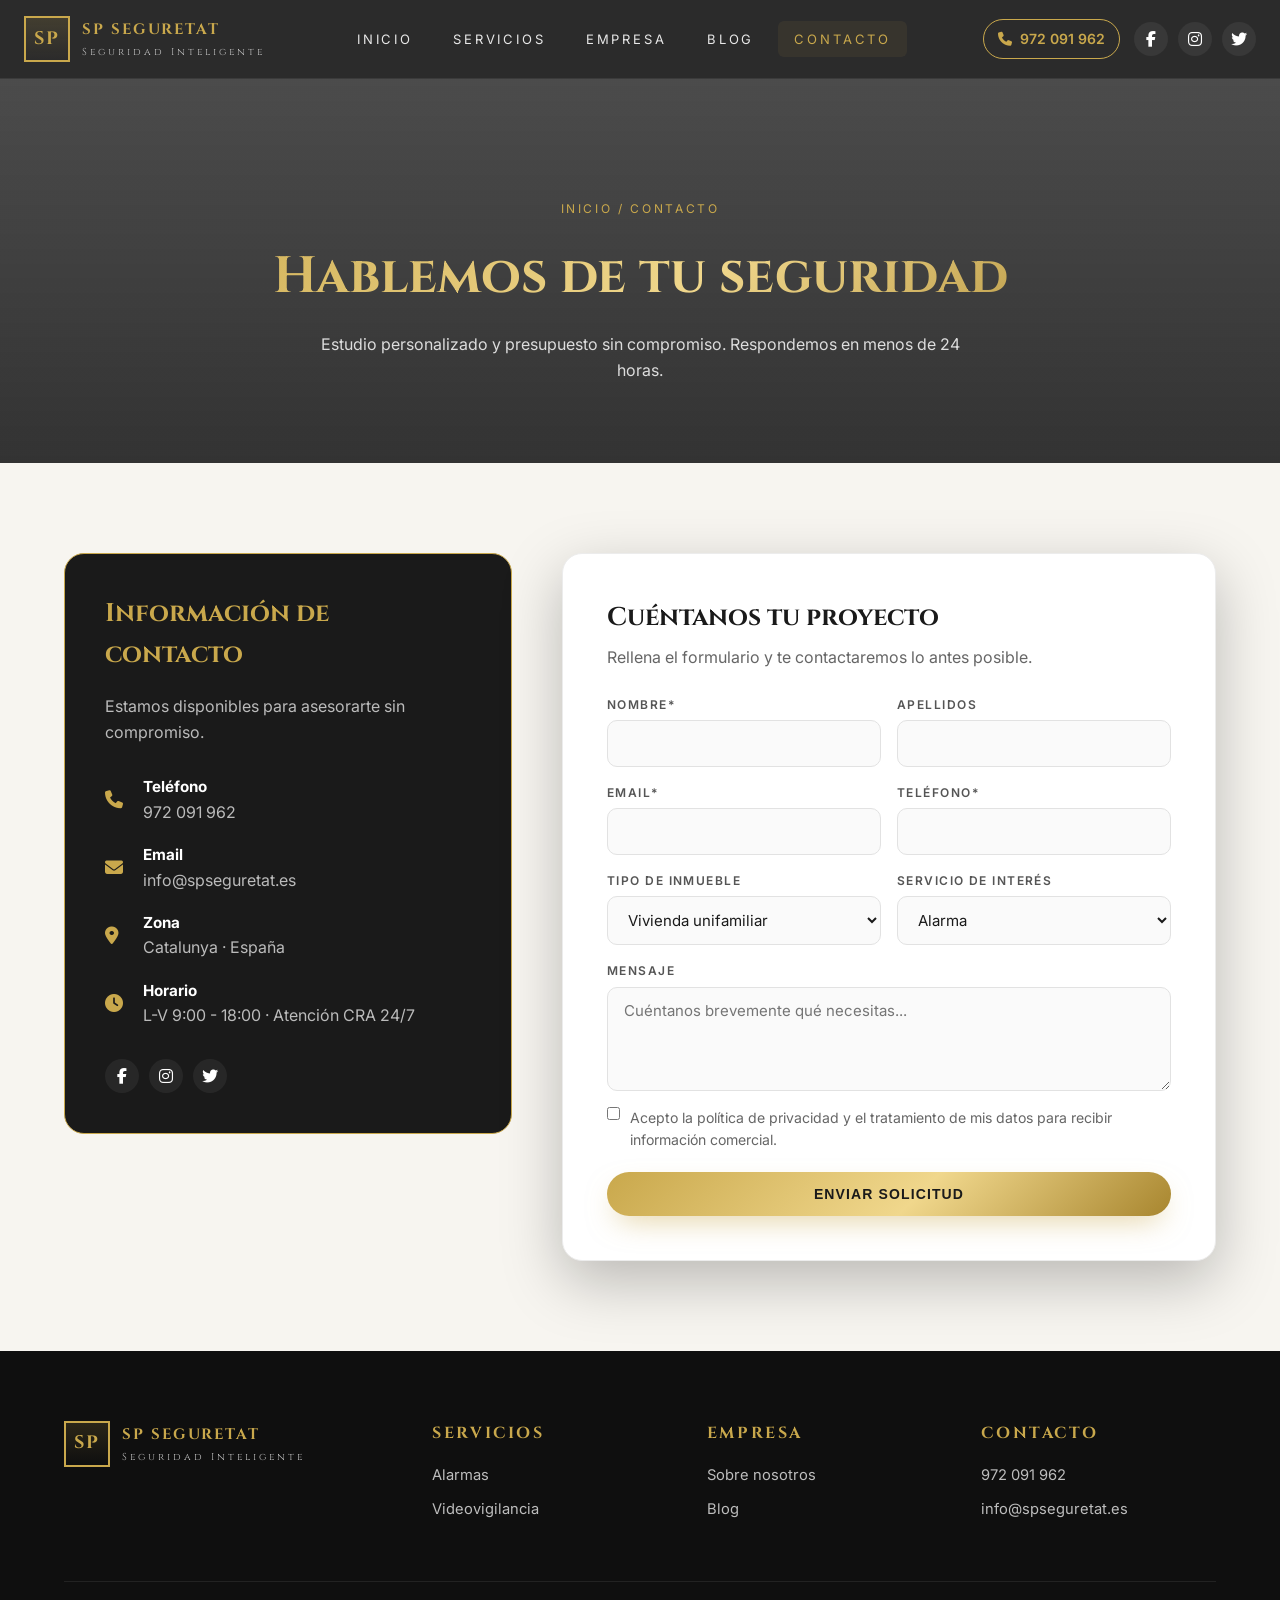
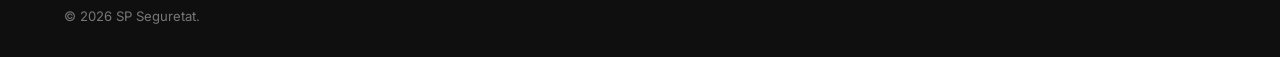
<file: contacto.html>
<!DOCTYPE html>
<html lang="es">
<head>
<meta charset="UTF-8"><meta name="viewport" content="width=device-width,initial-scale=1">
<title>Contacto | Pide tu Presupuesto Gratis · SP Seguretat</title>
<meta name="description" content="Contacta con SP Seguretat. Estudio y presupuesto gratis sin compromiso. Te atendemos en menos de 24h.">
<link rel="canonical" href="/contacto.html">
<meta property="og:title" content="Contacto · SP Seguretat"><meta property="og:type" content="website">
<link href="https://fonts.googleapis.com/css2?family=Cinzel:wght@500;700&family=Inter:wght@400;500;600;700&display=swap" rel="stylesheet">
<link rel="stylesheet" href="https://cdnjs.cloudflare.com/ajax/libs/font-awesome/6.5.1/css/all.min.css">
<link rel="stylesheet" href="styles.css">
</head>
<body>

<header class="site-header">
  <div class="nav">
    <a href="index.html" class="brand"><span class="brand-mark">SP</span><span class="brand-name">SP SEGURETAT<small>Seguridad Inteligente</small></span></a>
    <ul class="nav-menu">
      <li><a href="index.html">Inicio</a></li>
      <li><a href="servicios.html">Servicios</a></li>
      <li><a href="empresa.html">Empresa</a></li>
      <li><a href="blog.html">Blog</a></li>
      <li><a href="contacto.html" class="active">Contacto</a></li>
    </ul>
    <div class="nav-cta">
      <a class="phone" href="tel:+34972091962"><i class="fas fa-phone"></i> 972 091 962</a>
      <div class="socials"><a href="#"><i class="fab fa-facebook-f"></i></a><a href="#"><i class="fab fa-instagram"></i></a><a href="#"><i class="fab fa-twitter"></i></a></div>
      <button class="burger"><i class="fas fa-bars"></i></button>
    </div>
  </div>
</header>

<section class="page-hero">
  <div class="container">
    <div class="crumb">Inicio / Contacto</div>
    <h1>Hablemos de tu seguridad</h1>
    <p>Estudio personalizado y presupuesto sin compromiso. Respondemos en menos de 24 horas.</p>
  </div>
</section>

<section style="background:var(--surface-2)">
  <div class="container" style="display:grid;grid-template-columns:1fr 1.4fr;gap:50px;align-items:start">
    <div class="reveal" style="background:#1a1a1a;color:#fff;padding:40px;border-radius:20px;border:1px solid var(--gold)">
      <h3 style="font-family:var(--font-display);color:var(--gold);font-size:1.6rem;margin-bottom:18px">Información de contacto</h3>
      <p style="color:#bbb;margin-bottom:30px">Estamos disponibles para asesorarte sin compromiso.</p>
      <ul style="list-style:none;display:flex;flex-direction:column;gap:18px">
        <li style="display:flex;gap:14px;align-items:center"><i class="fas fa-phone" style="color:var(--gold);font-size:18px;width:24px"></i><div><strong style="display:block;font-size:.95rem">Teléfono</strong><a href="tel:+34972091962" style="color:#bbb">972 091 962</a></div></li>
        <li style="display:flex;gap:14px;align-items:center"><i class="fas fa-envelope" style="color:var(--gold);font-size:18px;width:24px"></i><div><strong style="display:block;font-size:.95rem">Email</strong><a href="mailto:info@spseguretat.es" style="color:#bbb">info@spseguretat.es</a></div></li>
        <li style="display:flex;gap:14px;align-items:center"><i class="fas fa-location-dot" style="color:var(--gold);font-size:18px;width:24px"></i><div><strong style="display:block;font-size:.95rem">Zona</strong><span style="color:#bbb">Catalunya · España</span></div></li>
        <li style="display:flex;gap:14px;align-items:center"><i class="fas fa-clock" style="color:var(--gold);font-size:18px;width:24px"></i><div><strong style="display:block;font-size:.95rem">Horario</strong><span style="color:#bbb">L-V 9:00 - 18:00 · Atención CRA 24/7</span></div></li>
      </ul>
      <div class="socials" style="display:flex;margin-top:30px;gap:10px">
        <a href="#"><i class="fab fa-facebook-f"></i></a>
        <a href="#"><i class="fab fa-instagram"></i></a>
        <a href="#"><i class="fab fa-twitter"></i></a>
      </div>
    </div>
    <div class="form-wrap reveal">
      <h3 style="font-family:var(--font-display);font-size:1.6rem;margin-bottom:6px">Cuéntanos tu proyecto</h3>
      <p style="color:#666;margin-bottom:24px">Rellena el formulario y te contactaremos lo antes posible.</p>
      <form data-demo>
        <div class="form-row">
          <div class="form-field"><label>Nombre*</label><input type="text" required></div>
          <div class="form-field"><label>Apellidos</label><input type="text"></div>
        </div>
        <div class="form-row">
          <div class="form-field"><label>Email*</label><input type="email" required></div>
          <div class="form-field"><label>Teléfono*</label><input type="tel" required></div>
        </div>
        <div class="form-row">
          <div class="form-field"><label>Tipo de inmueble</label>
            <select><option>Vivienda unifamiliar</option><option>Piso</option><option>Comercio</option><option>Empresa / Oficina</option><option>Industria</option></select>
          </div>
          <div class="form-field"><label>Servicio de interés</label>
            <select><option>Alarma</option><option>Videovigilancia</option><option>Control de accesos</option><option>Proyecto integral</option></select>
          </div>
        </div>
        <div class="form-field" style="margin-bottom:16px"><label>Mensaje</label><textarea rows="4" placeholder="Cuéntanos brevemente qué necesitas..."></textarea></div>
        <label class="form-check"><input type="checkbox" required> Acepto la política de privacidad y el tratamiento de mis datos para recibir información comercial.</label>
        <button type="submit" class="btn btn-primary" style="width:100%;justify-content:center">Enviar solicitud</button>
      </form>
    </div>
  </div>
</section>

<footer>
  <div class="container">
    <div class="footer-grid">
      <div><div class="brand" style="margin-bottom:16px"><span class="brand-mark">SP</span><span class="brand-name">SP SEGURETAT<small>Seguridad Inteligente</small></span></div></div>
      <div><h4>Servicios</h4><ul><li><a href="servicios.html">Alarmas</a></li><li><a href="servicios.html">Videovigilancia</a></li></ul></div>
      <div><h4>Empresa</h4><ul><li><a href="empresa.html">Sobre nosotros</a></li><li><a href="blog.html">Blog</a></li></ul></div>
      <div><h4>Contacto</h4><ul><li>972 091 962</li><li>info@spseguretat.es</li></ul></div>
    </div>
    <div class="footer-bottom"><span>© <span id="year"></span> SP Seguretat.</span></div>
  </div>
</footer>
<script src="main.js"></script>
</body>
</html>
</file>
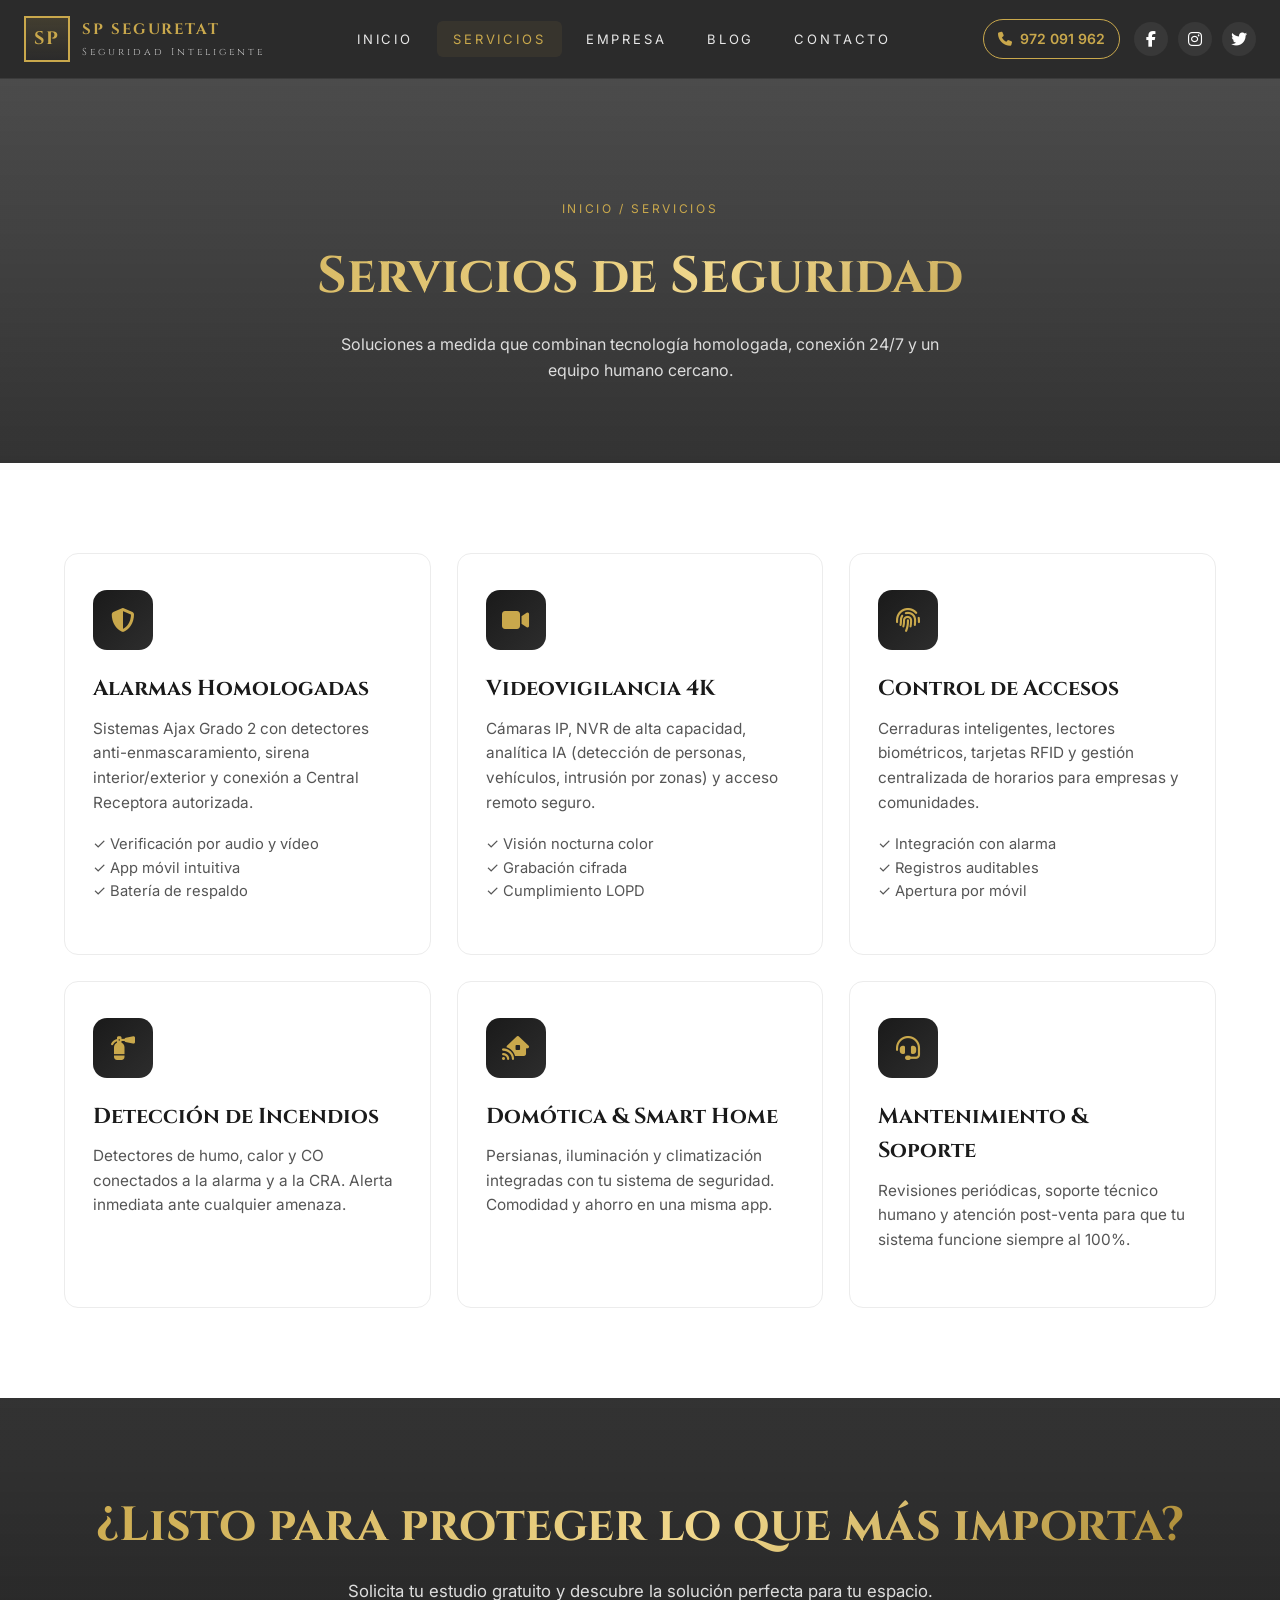
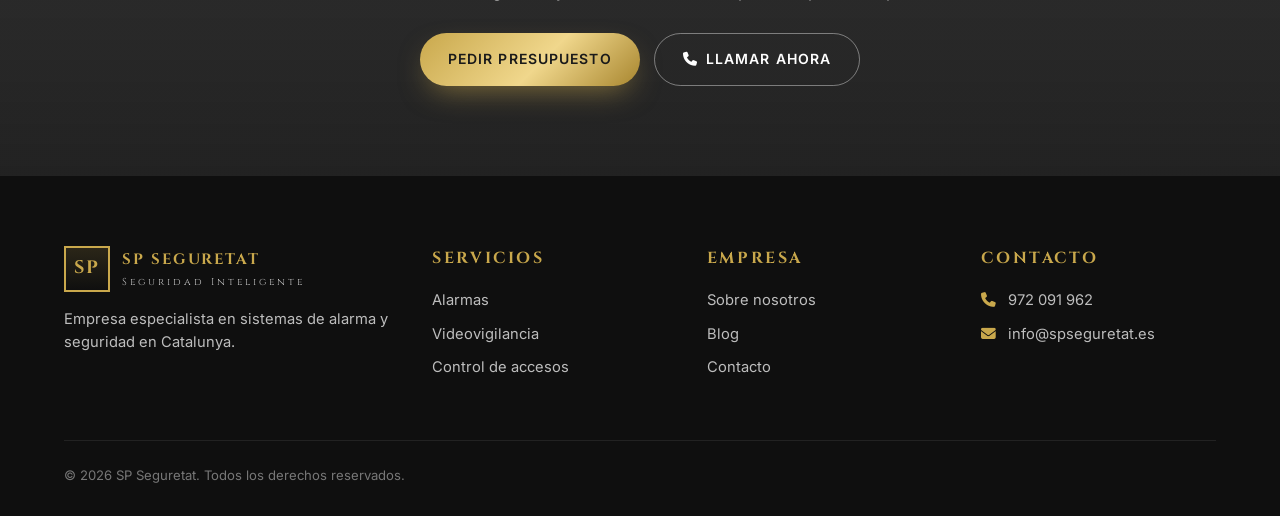
<file: servicios.html>
<!DOCTYPE html>
<html lang="es">
<head>
<meta charset="UTF-8"><meta name="viewport" content="width=device-width,initial-scale=1">
<title>Servicios | Alarmas, Videovigilancia y Control de Accesos · SP Seguretat</title>
<meta name="description" content="Descubre nuestros servicios: alarmas homologadas Grado 2, videovigilancia 4K, control de accesos y proyectos de seguridad a medida para hogar y empresa.">
<link rel="canonical" href="/servicios.html">
<meta property="og:title" content="Servicios de Seguridad · SP Seguretat">
<meta property="og:description" content="Alarmas, videovigilancia y control de accesos a medida.">
<meta property="og:url" content="/servicios.html"><meta property="og:type" content="website">
<link rel="preconnect" href="https://fonts.gstatic.com" crossorigin>
<link href="https://fonts.googleapis.com/css2?family=Cinzel:wght@500;700&family=Inter:wght@400;500;600;700&display=swap" rel="stylesheet">
<link rel="stylesheet" href="https://cdnjs.cloudflare.com/ajax/libs/font-awesome/6.5.1/css/all.min.css">
<link rel="stylesheet" href="styles.css">
</head>
<body>

<header class="site-header">
  <div class="nav">
    <a href="index.html" class="brand"><span class="brand-mark">SP</span><span class="brand-name">SP SEGURETAT<small>Seguridad Inteligente</small></span></a>
    <ul class="nav-menu">
      <li><a href="index.html">Inicio</a></li>
      <li><a href="servicios.html" class="active">Servicios</a></li>
      <li><a href="empresa.html">Empresa</a></li>
      <li><a href="blog.html">Blog</a></li>
      <li><a href="contacto.html">Contacto</a></li>
    </ul>
    <div class="nav-cta">
      <a class="phone" href="tel:+34972091962"><i class="fas fa-phone"></i> 972 091 962</a>
      <div class="socials"><a href="#"><i class="fab fa-facebook-f"></i></a><a href="#"><i class="fab fa-instagram"></i></a><a href="#"><i class="fab fa-twitter"></i></a></div>
      <button class="burger"><i class="fas fa-bars"></i></button>
    </div>
  </div>
</header>

<section class="page-hero">
  <div class="container">
    <div class="crumb">Inicio / Servicios</div>
    <h1>Servicios de Seguridad</h1>
    <p>Soluciones a medida que combinan tecnología homologada, conexión 24/7 y un equipo humano cercano.</p>
  </div>
</section>

<section class="services" style="background:#fff">
  <div class="container">
    <div class="services-grid">
      <article class="service-card reveal">
        <div class="service-icon"><i class="fas fa-shield-halved"></i></div>
        <h3>Alarmas Homologadas</h3>
        <p>Sistemas Ajax Grado 2 con detectores anti-enmascaramiento, sirena interior/exterior y conexión a Central Receptora autorizada.</p>
        <ul style="list-style:none;margin:14px 0;font-size:.92rem;color:#555">
          <li>✓ Verificación por audio y vídeo</li>
          <li>✓ App móvil intuitiva</li>
          <li>✓ Batería de respaldo</li>
        </ul>
      </article>
      <article class="service-card reveal">
        <div class="service-icon"><i class="fas fa-video"></i></div>
        <h3>Videovigilancia 4K</h3>
        <p>Cámaras IP, NVR de alta capacidad, analítica IA (detección de personas, vehículos, intrusión por zonas) y acceso remoto seguro.</p>
        <ul style="list-style:none;margin:14px 0;font-size:.92rem;color:#555">
          <li>✓ Visión nocturna color</li>
          <li>✓ Grabación cifrada</li>
          <li>✓ Cumplimiento LOPD</li>
        </ul>
      </article>
      <article class="service-card reveal">
        <div class="service-icon"><i class="fas fa-fingerprint"></i></div>
        <h3>Control de Accesos</h3>
        <p>Cerraduras inteligentes, lectores biométricos, tarjetas RFID y gestión centralizada de horarios para empresas y comunidades.</p>
        <ul style="list-style:none;margin:14px 0;font-size:.92rem;color:#555">
          <li>✓ Integración con alarma</li>
          <li>✓ Registros auditables</li>
          <li>✓ Apertura por móvil</li>
        </ul>
      </article>
      <article class="service-card reveal">
        <div class="service-icon"><i class="fas fa-fire-extinguisher"></i></div>
        <h3>Detección de Incendios</h3>
        <p>Detectores de humo, calor y CO conectados a la alarma y a la CRA. Alerta inmediata ante cualquier amenaza.</p>
      </article>
      <article class="service-card reveal">
        <div class="service-icon"><i class="fas fa-house-signal"></i></div>
        <h3>Domótica & Smart Home</h3>
        <p>Persianas, iluminación y climatización integradas con tu sistema de seguridad. Comodidad y ahorro en una misma app.</p>
      </article>
      <article class="service-card reveal">
        <div class="service-icon"><i class="fas fa-headset"></i></div>
        <h3>Mantenimiento & Soporte</h3>
        <p>Revisiones periódicas, soporte técnico humano y atención post-venta para que tu sistema funcione siempre al 100%.</p>
      </article>
    </div>
  </div>
</section>

<section class="cta">
  <div class="container reveal">
    <h2>¿Listo para proteger lo que más importa?</h2>
    <p>Solicita tu estudio gratuito y descubre la solución perfecta para tu espacio.</p>
    <div class="hero-actions"><a href="contacto.html" class="btn btn-primary">Pedir presupuesto</a><a href="tel:+34972091962" class="btn btn-ghost"><i class="fas fa-phone"></i> Llamar ahora</a></div>
  </div>
</section>

<footer>
  <div class="container">
    <div class="footer-grid">
      <div><div class="brand" style="margin-bottom:16px"><span class="brand-mark">SP</span><span class="brand-name">SP SEGURETAT<small>Seguridad Inteligente</small></span></div><p style="font-size:.92rem">Empresa especialista en sistemas de alarma y seguridad en Catalunya.</p></div>
      <div><h4>Servicios</h4><ul><li><a href="servicios.html">Alarmas</a></li><li><a href="servicios.html">Videovigilancia</a></li><li><a href="servicios.html">Control de accesos</a></li></ul></div>
      <div><h4>Empresa</h4><ul><li><a href="empresa.html">Sobre nosotros</a></li><li><a href="blog.html">Blog</a></li><li><a href="contacto.html">Contacto</a></li></ul></div>
      <div><h4>Contacto</h4><ul><li><i class="fas fa-phone" style="color:var(--gold);margin-right:8px"></i> 972 091 962</li><li><i class="fas fa-envelope" style="color:var(--gold);margin-right:8px"></i> info@spseguretat.es</li></ul></div>
    </div>
    <div class="footer-bottom"><span>© <span id="year"></span> SP Seguretat. Todos los derechos reservados.</span></div>
  </div>
</footer>

<script src="main.js"></script>
</body>
</html>
</file>
<file: styles.css>
/* SP Seguretat - Design System */
:root{
  --bg:#1a1a1a;
  --bg-soft:#222;
  --surface:#2a2a2a;
  --surface-2:#f7f5f0;
  --text:#1a1a1a;
  --text-invert:#fff;
  --muted:#8a8a8a;
  --gold:#c9a84c;
  --gold-2:#e8c878;
  --gold-grad:linear-gradient(135deg,#c9a84c,#f0d78c 55%,#a8862f);
  --border:rgba(255,255,255,.08);
  --shadow:0 20px 60px rgba(0,0,0,.25);
  --radius:14px;
  --container:1200px;
  --font-display:"Cinzel",Georgia,serif;
  --font-body:"Inter","Helvetica Neue",Arial,sans-serif;
}
*{box-sizing:border-box;margin:0;padding:0}
html{scroll-behavior:smooth}
body{
  font-family:var(--font-body);
  color:var(--text);
  background:#fff;
  line-height:1.6;
  -webkit-font-smoothing:antialiased;
}
img{max-width:100%;display:block}
a{color:inherit;text-decoration:none}
.container{max-width:var(--container);margin:0 auto;padding:0 24px}

/* HEADER */
.site-header{
  position:sticky;top:0;z-index:50;
  background:rgba(26,26,26,.92);
  backdrop-filter:blur(12px);
  border-bottom:1px solid var(--border);
  color:var(--text-invert);
}
.nav{display:flex;align-items:center;justify-content:space-between;padding:16px 24px;max-width:1400px;margin:0 auto;gap:24px}
.brand{display:flex;align-items:center;gap:12px;font-family:var(--font-display);font-weight:700;letter-spacing:.12em}
.brand-mark{
  width:46px;height:46px;border:2px solid var(--gold);
  display:grid;place-items:center;color:var(--gold);
  font-family:var(--font-display);font-weight:700;font-size:18px;
  background:linear-gradient(180deg,rgba(201,168,76,.15),transparent);
}
.brand-name{font-size:15px;color:var(--gold)}
.brand-name small{display:block;font-size:10px;letter-spacing:.3em;color:#bdbdbd;font-weight:400;margin-top:2px}
.nav-menu{display:flex;gap:8px;align-items:center;list-style:none}
.nav-menu a{
  padding:10px 16px;font-size:13px;letter-spacing:.22em;text-transform:uppercase;
  color:#e8e8e8;border-radius:6px;transition:color .25s,background .25s;
}
.nav-menu a:hover,.nav-menu a.active{color:var(--gold);background:rgba(201,168,76,.08)}
.nav-cta{display:flex;align-items:center;gap:14px}
.phone{
  display:inline-flex;align-items:center;gap:8px;color:var(--gold);
  font-weight:600;font-size:14px;padding:8px 14px;border:1px solid var(--gold);
  border-radius:999px;transition:.25s;
}
.phone:hover{background:var(--gold);color:#1a1a1a}
.socials{display:flex;gap:10px}
.socials a{width:34px;height:34px;display:grid;place-items:center;border-radius:50%;background:rgba(255,255,255,.06);color:#fff;transition:.25s}
.socials a:hover{background:var(--gold);color:#1a1a1a}
.burger{display:none;background:none;border:0;color:#fff;cursor:pointer;padding:8px}

/* HERO */
.hero{
  position:relative;min-height:88vh;display:flex;align-items:center;
  background:linear-gradient(rgba(15,15,15,.55),rgba(15,15,15,.75)),url("https://static.wixstatic.com/media/2403854036464d9aa4829d6be3f8ea77.jpg/v1/fill/w_1920,h_1280,al_c,q_90,enc_avif/2403854036464d9aa4829d6be3f8ea77.jpg") center/cover no-repeat fixed;
  color:#fff;
}
.hero-inner{display:grid;grid-template-columns:1.1fr 1fr;gap:60px;align-items:center;padding:80px 0}
.eyebrow{display:inline-block;font-size:12px;letter-spacing:.4em;color:var(--gold);text-transform:uppercase;margin-bottom:18px;padding:6px 14px;border:1px solid rgba(201,168,76,.4);border-radius:999px;background:rgba(0,0,0,.25)}
.hero h1{
  font-family:var(--font-display);font-size:clamp(2.4rem,5vw,4.4rem);
  line-height:1.05;letter-spacing:.02em;margin-bottom:20px;
  background:var(--gold-grad);-webkit-background-clip:text;background-clip:text;color:transparent;
  text-shadow:0 1px 0 rgba(0,0,0,.15);
}
.hero p.lead{font-size:1.15rem;color:#e8e8e8;max-width:560px;margin-bottom:32px}
.hero-actions{display:flex;gap:14px;flex-wrap:wrap}
.btn{
  display:inline-flex;align-items:center;gap:8px;padding:14px 28px;border-radius:999px;
  font-weight:600;font-size:14px;letter-spacing:.08em;text-transform:uppercase;
  cursor:pointer;border:0;transition:transform .2s,box-shadow .25s,background .25s;
}
.btn-primary{background:var(--gold-grad);color:#1a1a1a;box-shadow:0 12px 30px -10px rgba(201,168,76,.6)}
.btn-primary:hover{transform:translateY(-2px);box-shadow:0 18px 40px -10px rgba(201,168,76,.8)}
.btn-ghost{background:transparent;color:#fff;border:1.5px solid rgba(255,255,255,.4)}
.btn-ghost:hover{border-color:var(--gold);color:var(--gold)}
.btn-dark{background:#1a1a1a;color:#fff}
.btn-dark:hover{background:#000}

.hero-card{
  background:rgba(255,255,255,.06);backdrop-filter:blur(10px);
  border:1px solid rgba(255,255,255,.12);
  border-radius:20px;padding:36px;position:relative;
}
.hero-card h3{font-family:var(--font-display);color:var(--gold);font-size:1.6rem;margin-bottom:16px}
.trust-row{display:grid;grid-template-columns:repeat(3,1fr);gap:12px;margin-top:24px;padding-top:24px;border-top:1px solid rgba(255,255,255,.1)}
.trust-row div{text-align:center}
.trust-row strong{display:block;color:var(--gold);font-size:1.5rem;font-family:var(--font-display)}
.trust-row span{font-size:11px;color:#bdbdbd;letter-spacing:.18em;text-transform:uppercase}

/* SECTIONS */
section{padding:90px 0}
.section-head{text-align:center;max-width:720px;margin:0 auto 56px}
.section-head .eyebrow{color:var(--gold);background:transparent;border-color:transparent;padding:0;margin-bottom:8px}
.section-head h2{font-family:var(--font-display);font-size:clamp(1.9rem,3.4vw,2.8rem);color:#1a1a1a;margin-bottom:14px;letter-spacing:.02em}
.section-head p{color:#555;font-size:1.05rem}

/* SERVICES */
.services{background:var(--surface-2)}
.services-grid{display:grid;grid-template-columns:repeat(3,1fr);gap:26px}
.service-card{
  background:#fff;border-radius:var(--radius);padding:36px 28px;
  border:1px solid #ececec;transition:transform .35s,box-shadow .35s,border-color .35s;
  position:relative;overflow:hidden;
}
.service-card::before{content:"";position:absolute;inset:0;background:var(--gold-grad);opacity:0;transition:.35s;border-radius:inherit;z-index:0}
.service-card>*{position:relative;z-index:1}
.service-card:hover{transform:translateY(-6px);box-shadow:var(--shadow);border-color:var(--gold)}
.service-icon{
  width:60px;height:60px;border-radius:14px;display:grid;place-items:center;
  background:linear-gradient(135deg,#1a1a1a,#2d2d2d);color:var(--gold);
  margin-bottom:22px;font-size:24px;
}
.service-card h3{font-family:var(--font-display);font-size:1.35rem;margin-bottom:10px;color:#1a1a1a}
.service-card p{color:#555;font-size:.96rem;margin-bottom:18px}
.service-card a{color:var(--gold);font-weight:600;font-size:13px;letter-spacing:.16em;text-transform:uppercase;display:inline-flex;align-items:center;gap:6px;transition:gap .2s}
.service-card a:hover{gap:12px}

/* FEATURE / ALARMAS */
.feature{background:#fff}
.feature-grid{display:grid;grid-template-columns:1fr 1fr;gap:60px;align-items:center}
.feature-img{position:relative;border-radius:20px;overflow:hidden;background:linear-gradient(135deg,#1a1a1a,#2d2d2d);padding:50px;aspect-ratio:1.1/1;display:grid;place-items:center}
.feature-img::after{content:"";position:absolute;inset:0;background:radial-gradient(circle at 30% 30%,rgba(201,168,76,.25),transparent 60%)}
.feature-img img{max-height:100%;position:relative;z-index:1;filter:drop-shadow(0 30px 50px rgba(0,0,0,.5))}
.feature h2{font-family:var(--font-display);font-size:clamp(1.9rem,3.4vw,2.8rem);margin-bottom:18px}
.feature .badge{display:inline-block;background:rgba(201,168,76,.12);color:var(--gold);padding:6px 14px;border-radius:999px;font-size:12px;letter-spacing:.2em;text-transform:uppercase;font-weight:600;margin-bottom:18px}
.feature ul{list-style:none;margin:24px 0}
.feature ul li{padding:10px 0;padding-left:32px;position:relative;color:#444}
.feature ul li::before{
  content:"✓";position:absolute;left:0;top:10px;width:20px;height:20px;border-radius:50%;
  background:var(--gold-grad);color:#1a1a1a;font-weight:700;font-size:12px;display:grid;place-items:center;
}

/* STATS */
.stats{background:#1a1a1a;color:#fff;padding:70px 0}
.stats-grid{display:grid;grid-template-columns:repeat(4,1fr);gap:30px;text-align:center}
.stat strong{font-family:var(--font-display);font-size:clamp(2rem,4vw,3.2rem);color:var(--gold);display:block}
.stat span{display:block;margin-top:6px;font-size:12px;letter-spacing:.25em;text-transform:uppercase;color:#bdbdbd}

/* BLOG */
.blog{background:var(--surface-2)}
.blog-grid{display:grid;grid-template-columns:repeat(3,1fr);gap:26px}
.blog-card{background:#fff;border-radius:var(--radius);overflow:hidden;border:1px solid #ececec;transition:.3s;display:flex;flex-direction:column}
.blog-card:hover{transform:translateY(-4px);box-shadow:var(--shadow)}
.blog-card .thumb{aspect-ratio:16/10;overflow:hidden}
.blog-card .thumb img{width:100%;height:100%;object-fit:cover;transition:transform .6s}
.blog-card:hover .thumb img{transform:scale(1.06)}
.blog-card .body{padding:24px;display:flex;flex-direction:column;flex:1}
.blog-card .tag{font-size:11px;letter-spacing:.22em;text-transform:uppercase;color:var(--gold);margin-bottom:8px;font-weight:600}
.blog-card h3{font-family:var(--font-display);font-size:1.2rem;margin-bottom:10px;color:#1a1a1a;line-height:1.3}
.blog-card p{color:#666;font-size:.92rem;margin-bottom:16px;flex:1}
.blog-card .read{color:var(--gold);font-size:13px;font-weight:600;letter-spacing:.1em;text-transform:uppercase}

/* TESTIMONIALS */
.testimonials{background:#fff}
.tst-grid{display:grid;grid-template-columns:repeat(3,1fr);gap:26px}
.tst{padding:32px;border-radius:var(--radius);background:var(--surface-2);position:relative;border:1px solid #ececec}
.tst::before{content:"”";position:absolute;top:-20px;left:24px;font-family:var(--font-display);font-size:5rem;color:var(--gold);line-height:1}
.tst p{color:#444;font-style:italic;margin-bottom:18px;padding-top:8px}
.tst .who{display:flex;align-items:center;gap:12px}
.tst .avatar{width:44px;height:44px;border-radius:50%;background:var(--gold-grad);display:grid;place-items:center;color:#1a1a1a;font-weight:700;font-family:var(--font-display)}
.tst .who strong{display:block;color:#1a1a1a;font-size:.95rem}
.tst .who span{font-size:.8rem;color:#888}

/* CTA */
.cta{
  background:linear-gradient(rgba(15,15,15,.85),rgba(15,15,15,.92)),url("https://static.wixstatic.com/media/2403854036464d9aa4829d6be3f8ea77.jpg/v1/fill/w_1920,h_1280,al_c,q_90,enc_avif/2403854036464d9aa4829d6be3f8ea77.jpg") center/cover;
  color:#fff;text-align:center;
}
.cta h2{font-family:var(--font-display);font-size:clamp(2rem,4vw,3rem);margin-bottom:14px;background:var(--gold-grad);-webkit-background-clip:text;color:transparent}
.cta p{max-width:600px;margin:0 auto 28px;color:#ddd;font-size:1.05rem}
.cta .hero-actions{justify-content:center}

/* FORM */
.form-wrap{max-width:760px;margin:0 auto;background:#fff;padding:44px;border-radius:20px;box-shadow:var(--shadow);border:1px solid #ececec}
.form-row{display:grid;grid-template-columns:1fr 1fr;gap:16px;margin-bottom:16px}
.form-field{display:flex;flex-direction:column;gap:6px}
.form-field label{font-size:12px;font-weight:600;letter-spacing:.12em;text-transform:uppercase;color:#555}
.form-field input,.form-field select,.form-field textarea{
  padding:13px 16px;border:1.5px solid #e2e2e2;border-radius:10px;font-size:15px;font-family:inherit;
  background:#fafafa;transition:.2s;color:#1a1a1a;
}
.form-field input:focus,.form-field select:focus,.form-field textarea:focus{outline:0;border-color:var(--gold);background:#fff;box-shadow:0 0 0 4px rgba(201,168,76,.12)}
.form-check{display:flex;gap:10px;align-items:flex-start;font-size:.88rem;color:#666;margin:8px 0 20px}

/* FOOTER */
footer{background:#0f0f0f;color:#bdbdbd;padding:70px 0 30px}
.footer-grid{display:grid;grid-template-columns:1.4fr 1fr 1fr 1fr;gap:40px;margin-bottom:50px}
footer h4{font-family:var(--font-display);color:var(--gold);font-size:1rem;letter-spacing:.16em;text-transform:uppercase;margin-bottom:18px}
footer ul{list-style:none}
footer ul li{margin-bottom:10px;font-size:.92rem}
footer a:hover{color:var(--gold)}
.footer-bottom{padding-top:24px;border-top:1px solid rgba(255,255,255,.08);display:flex;justify-content:space-between;flex-wrap:wrap;gap:12px;font-size:.82rem;color:#777}

/* COOKIE */
.cookie{position:fixed;left:20px;right:20px;bottom:20px;max-width:560px;margin:0 auto;background:#1a1a1a;color:#fff;border:1px solid var(--gold);border-radius:14px;padding:18px 22px;display:none;align-items:center;gap:16px;z-index:100;box-shadow:var(--shadow);font-size:.9rem}
.cookie.show{display:flex}
.cookie button{padding:8px 18px;border-radius:999px;border:0;cursor:pointer;font-weight:600;font-size:.85rem}
.cookie .accept{background:var(--gold-grad);color:#1a1a1a}
.cookie .reject{background:transparent;color:#fff;border:1px solid #555}

/* SCROLL ANIM */
.reveal{opacity:0;transform:translateY(28px);transition:opacity .8s ease,transform .8s ease}
.reveal.visible{opacity:1;transform:none}

/* PAGE HERO (inner pages) */
.page-hero{
  background:linear-gradient(rgba(15,15,15,.75),rgba(15,15,15,.85)),url("https://static.wixstatic.com/media/2403854036464d9aa4829d6be3f8ea77.jpg/v1/fill/w_1920,h_1280,al_c,q_90,enc_avif/2403854036464d9aa4829d6be3f8ea77.jpg") center/cover;
  color:#fff;padding:120px 0 80px;text-align:center;
}
.page-hero h1{font-family:var(--font-display);font-size:clamp(2.2rem,4vw,3.4rem);background:var(--gold-grad);-webkit-background-clip:text;color:transparent;margin-bottom:14px}
.page-hero p{color:#ddd;max-width:640px;margin:0 auto}
.crumb{font-size:12px;letter-spacing:.22em;text-transform:uppercase;color:var(--gold);margin-bottom:18px}

/* RESPONSIVE */
@media (max-width:960px){
  .nav-menu,.socials{display:none}
  .burger{display:block}
  .nav-menu.open{display:flex;position:absolute;top:100%;left:0;right:0;background:#1a1a1a;flex-direction:column;padding:20px;border-bottom:1px solid var(--border)}
  .hero-inner,.feature-grid,.footer-grid{grid-template-columns:1fr;gap:40px}
  .services-grid,.blog-grid,.tst-grid,.stats-grid{grid-template-columns:1fr}
  .stats-grid{grid-template-columns:repeat(2,1fr)}
  .form-row{grid-template-columns:1fr}
  section{padding:60px 0}
  .hero{min-height:auto;padding:60px 0;background-attachment:scroll}
}
</file>
